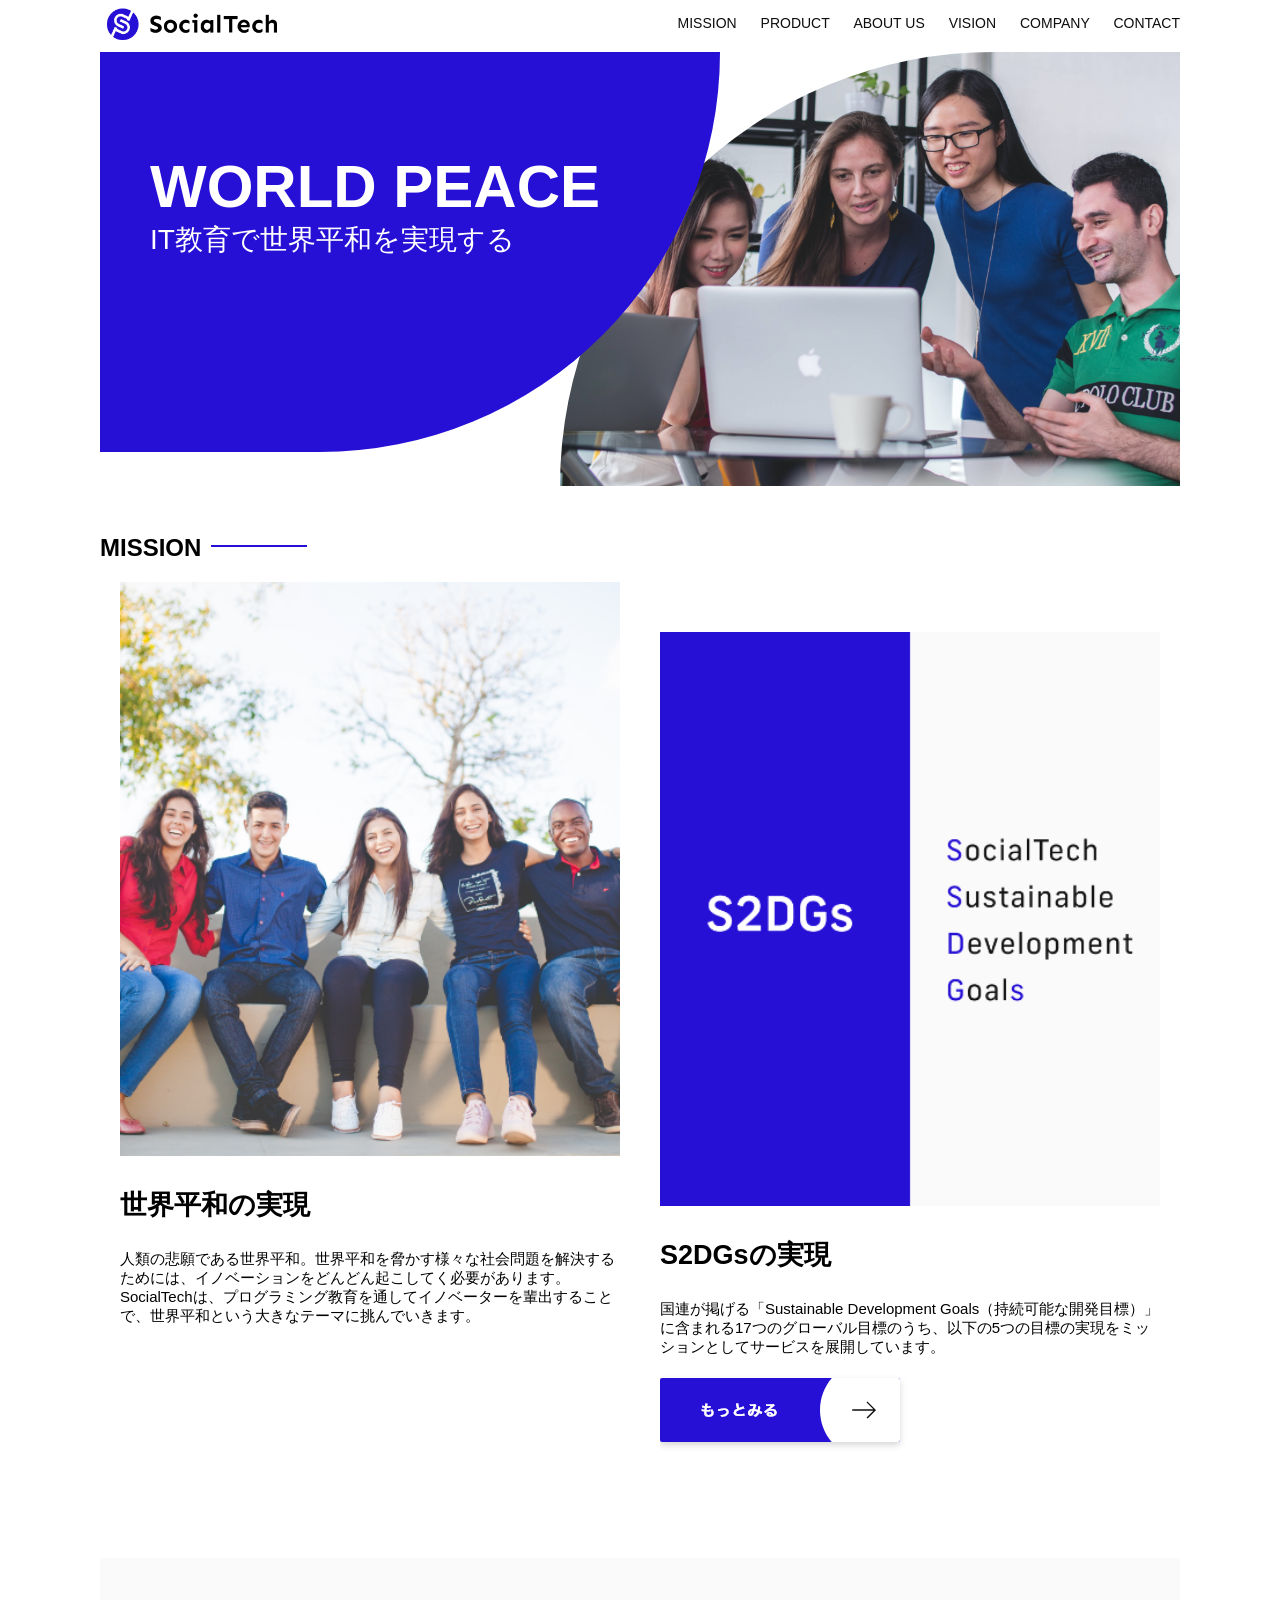
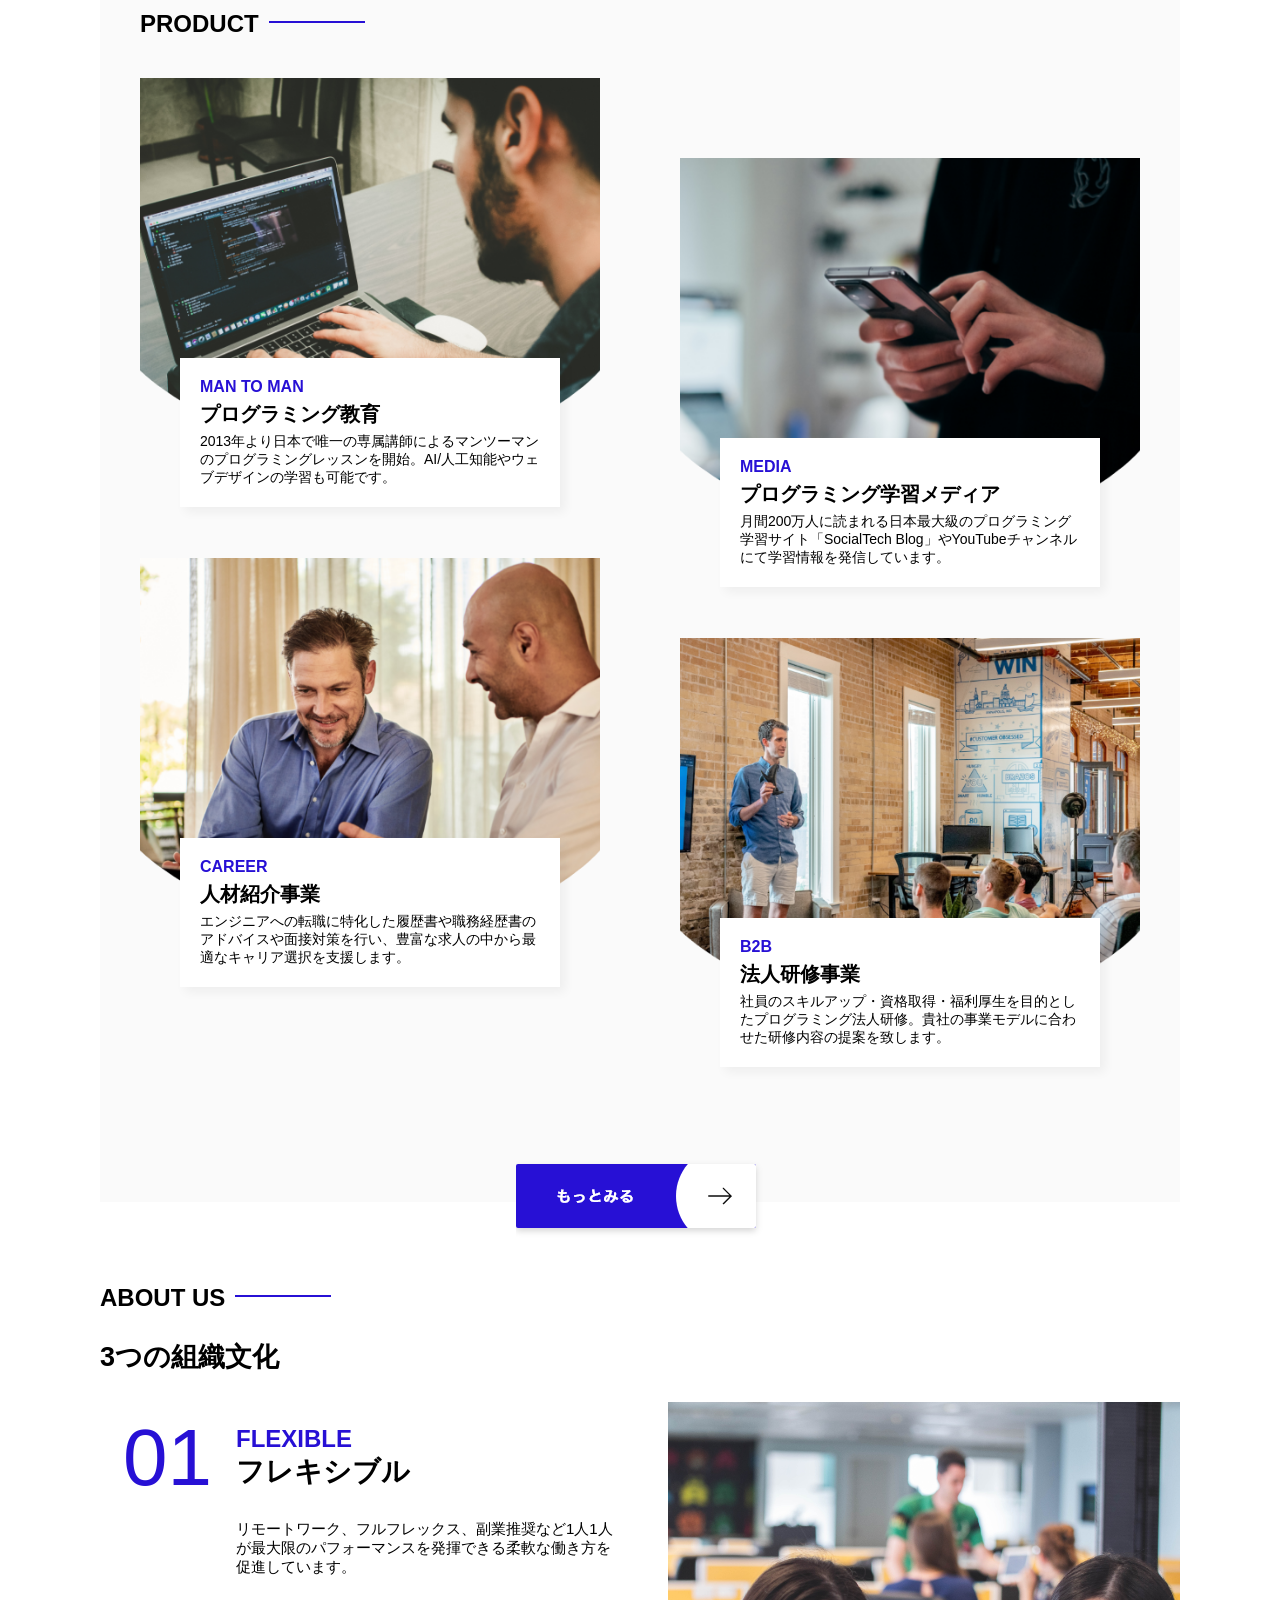
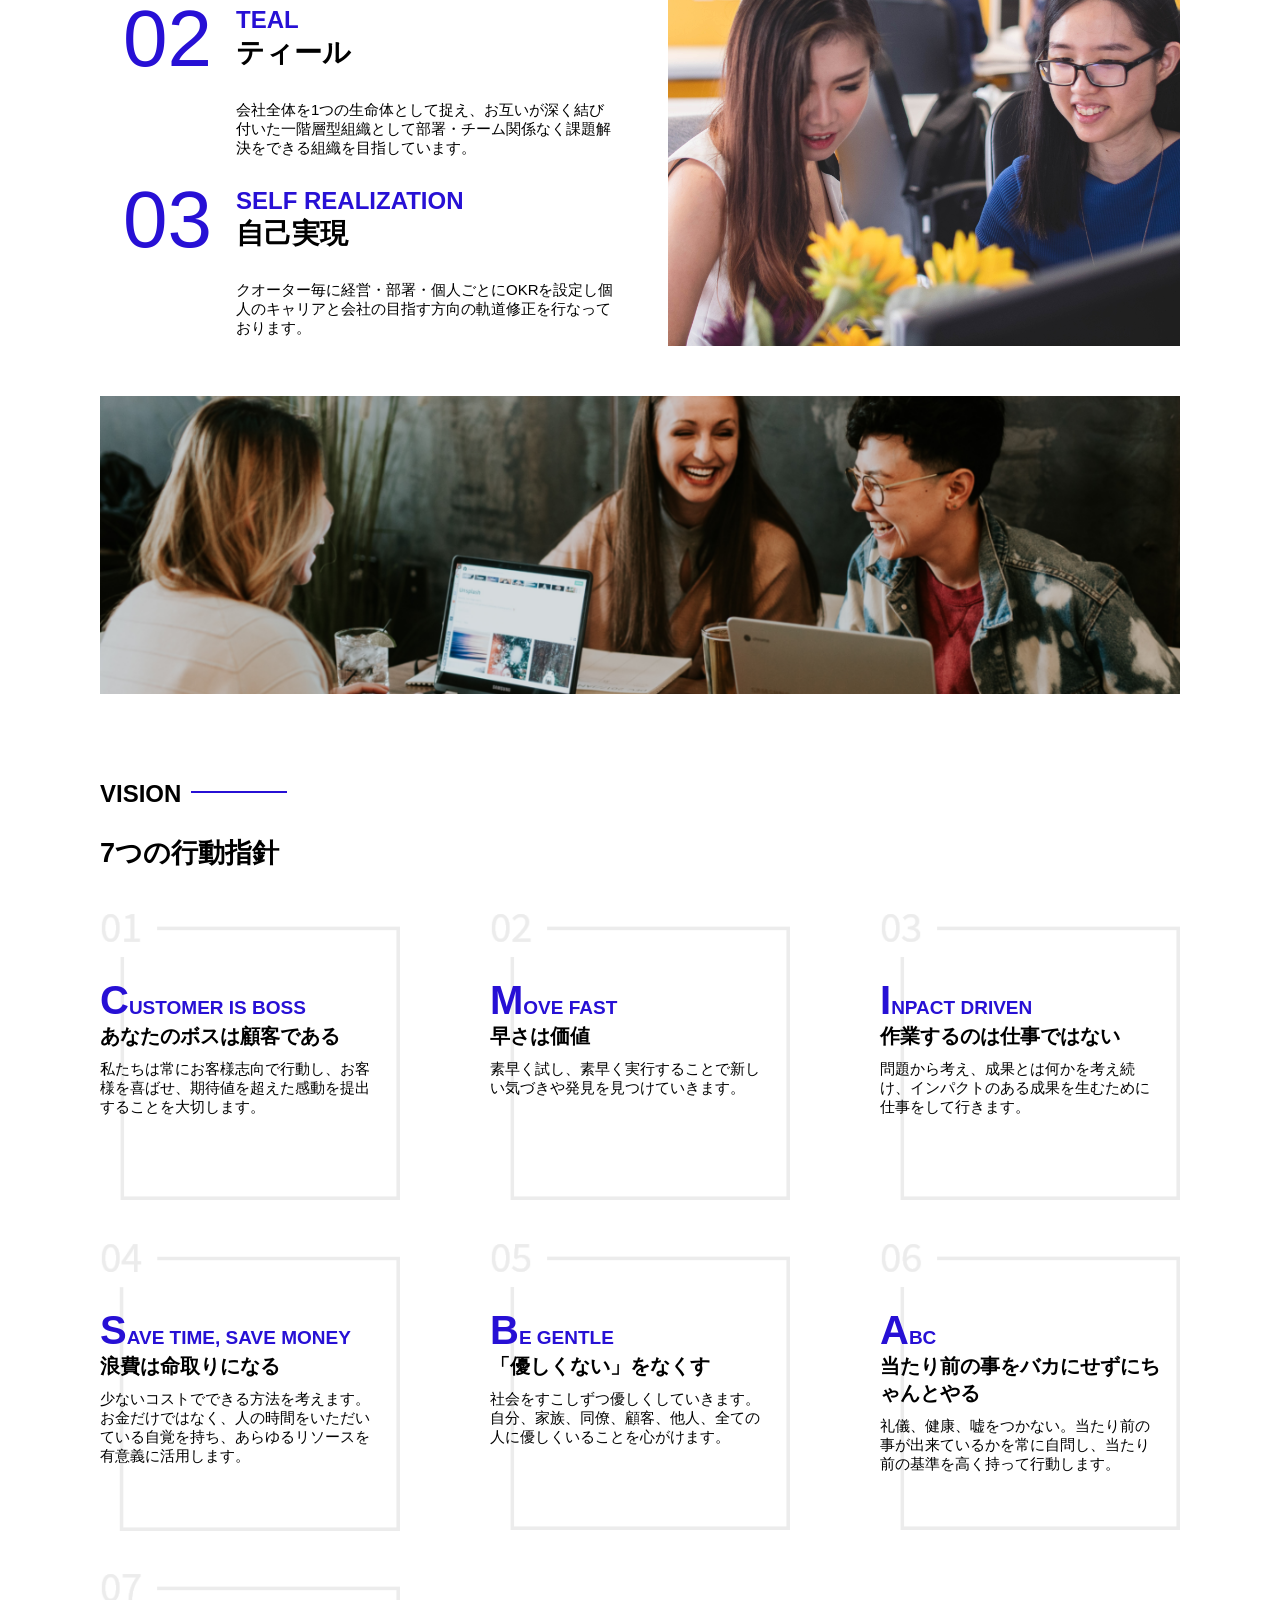
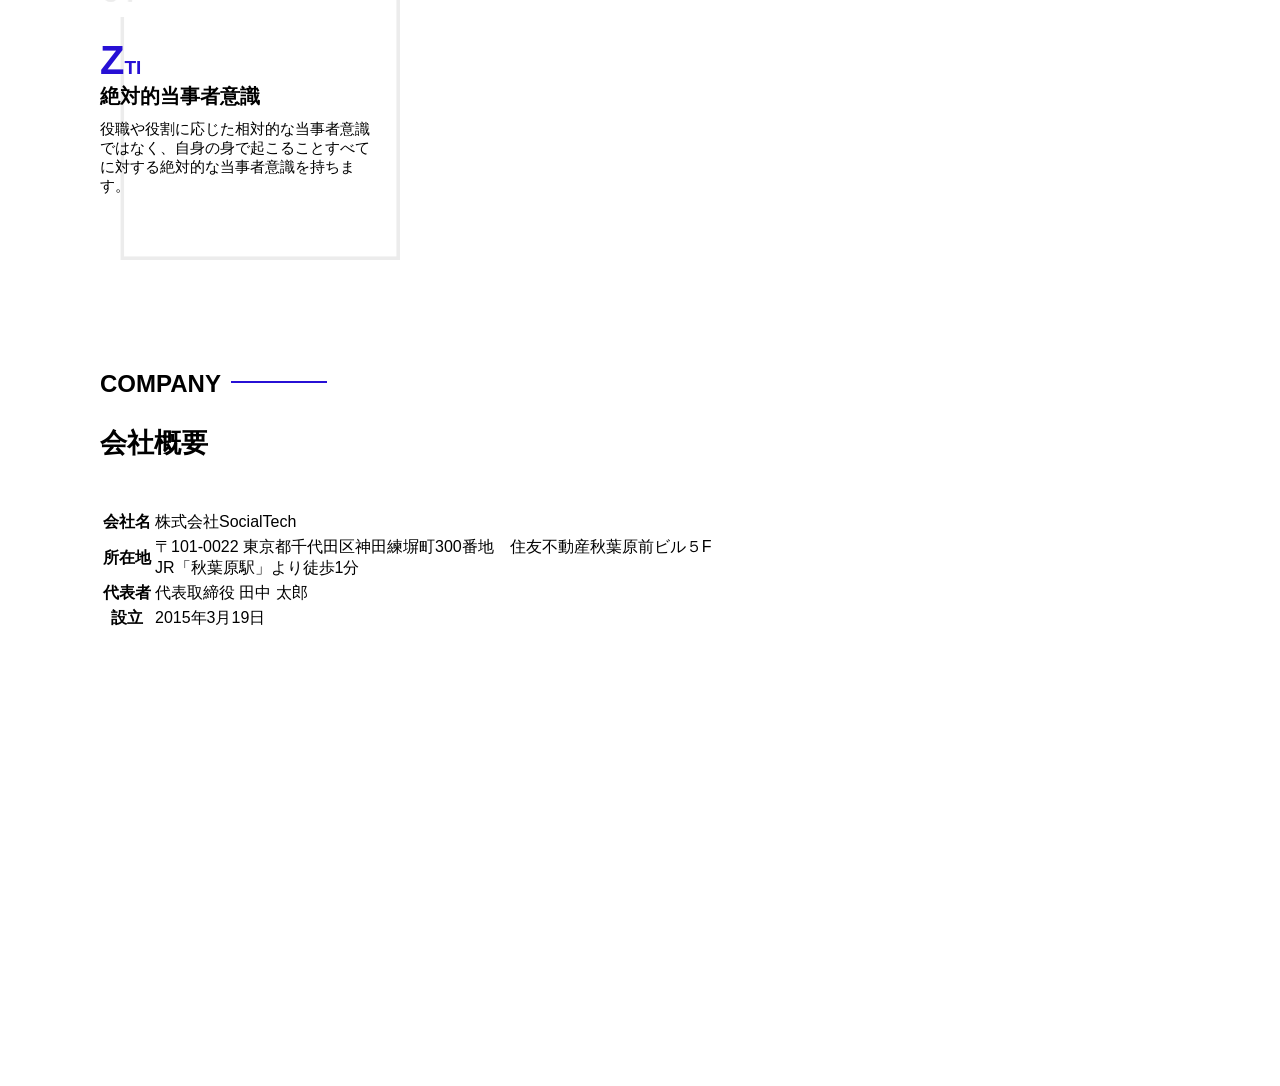
<file: socialtech/index.html>
<!DOCTYPE html>
<html>
  <head>
    <title>SocialTech</title>
    <meta charset="utf-8">
     <meta name="description" content="SocialTechはEdTech業界のリーディングカンパニーを目指します。">
      <meta name="viewport" content="width=device=width, initial-scale=1.0">
      <link rel="stylesheet" href="style.css">
  </head>
  <body>
    <header>
      <a href="index.html" id="logo"><img src="images/logo.png" alt="トップページに戻る"></a>
    <nav id="nav-pc">
      <a href="mission.html">MISSION</a>
      <a href="product.html">PRODUCT</a>
      <a href="index.html#aboutus">ABOUT US</a>
      <a href="index.html#vision">VISION</a>
      <a href="index.html#company">COMPANY</a>
      <a href="index.html#contact">CONTACT</a>
    </nav>
    </header>
    <main>
      <article>
      <!-- メインビジュアル -->
      <section id="main-visual">
        <div id="main-message">
          <h1>WORLD PEACE</h1>
          <p>IT教育で世界平和を実現する</p>
        </div>
        <img src="images/index/index-main.png" alt="PCの周りに集まる多国籍の仲間たち">
      </section>
      <!-- ミッション -->
      <section id="mission">
        <h2 class="index-h2">MISSION</h2>
        <div id="mission-flex">
          <div>
            <img id="mission-photo" src="images/index/index-mission.png" alt="屋外のベンチで写真を撮影する多国籍の仲間たち">
            <h3>世界平和の実現</h3>
            <p>
              人類の悲願である世界平和。世界平和を脅かす様々な社会問題を解決するためには、イノベーションをどんどん起こしてく必要があります。SocialTechは、プログラミング教育を通してイノベーターを輩出することで、世界平和という大きなテーマに挑んでいきます。
            </p>
          </div>
          <div>
            <img id="s2dgs" src="images/index/s2dgs.png" alt="S2DGs">
            <h3>S2DGsの実現</h3>
            <p>
              国連が掲げる「Sustainable Development Goals（持続可能な開発目標）」に含まれる17つのグローバル目標のうち、以下の5つの目標の実現をミッションとしてサービスを展開しています。
            </p>
            <a href="mission.html">
              <img src="images/button-more.png" alt="もっとみる">  
            </a>
          </div>
        </div>
      </section>
      <!-- プロダクト -->
      <section id="product">
        <h2 class="index-h2">PRODUCT</h2>
        <div>
          <div id="product-left">
            <div>
              <img class="product-photo" src="images/index/index-mantoman.png" alt="PCでコードを書く男性">
            <div class="product-explain">
              <span>MAN TO MAN</span>
              <h3>プログラミング教育</h3>
              <p>2013年より日本で唯一の専属講師によるマンツーマンのプログラミングレッスンを開始。AI/人工知能やウェブデザインの学習も可能です。</p>
            </div>
            </div>
            <div>
              <img class="product-photo" src="images/index/index-career.png" alt="笑顔で話し合う２人の男性">
              <div class="product-explain">
                <span>CAREER</span>
                <h3>人材紹介事業</h3>
                <P>エンジニアへの転職に特化した履歴書や職務経歴書のアドバイスや面接対策を行い、豊富な求人の中から最適なキャリア選択を支援します。</P>
              </div>
            </div>
            </div>
          <div id="product-right">
            <div>
              <img class="product-photo" src="images/index/index-media.png" alt="スマートフォンを操作する人">
              <div class="product-explain">
                <span>MEDIA</span>
                <h3>プログラミング学習メディア</h3>
                <p>月間200万人に読まれる日本最大級のプログラミング学習サイト「SocialTech Blog」やYouTubeチャンネルにて学習情報を発信しています。</p>
              </div>
            </div>
            <div>
              <img class="product-photo" src="images/index/index-b2b.png" alt="講演中の男性とそれを聴く人々">
              <div class="product-explain">
                <span>B2B</span>
                <h3>法人研修事業</h3>
                <p>社員のスキルアップ・資格取得・福利厚生を目的としたプログラミング法人研修。貴社の事業モデルに合わせた研修内容の提案を致します。</p>
              </div>
            </div>
          </div>
        </div>
        <div>
          <a id="product-more" href="product.html">
            <img src="images/button-more.png" alt="もっとみる">
          </a>
        </div>
      </section>
      <!--ABOUT US-->
      <section id="aboutus">
        <h2 class="index-h2">ABOUT US</h2>
        <h3>3つの組織文化</h3>
        <div>
          <table class="culture-table">
            <tr>
              <td>
                <span class="culture-num">01</span>
              </td>
              <td>
                <span class="culture-en">FLEXIBLE</span>
                <span class="culture-jp">フレキシブル</span>
              </td>
            </tr>
            <tr>
              <td>
                <!--空のセル-->
              </td>
              <td>
                <p class="culture-description">
                  リモートワーク、フルフレックス、副業推奨など1人1人が最大限のパフォーマンスを発揮できる柔軟な働き方を促進しています。
                </p>
              </td>
            </tr>
            <tr>
              <td>
                <span class="culture-num">02</span>
              </td>
              <td>
                <span class="culture-en">TEAL</span>
                <span class="culture-jp">ティール</span>
              </td>
            </tr>
            <tr>
              <td>
                <!--空のセル-->
              </td>
              <td>
                <p class="culture-description">
                  会社全体を1つの生命体として捉え、お互いが深く結び付いた一階層型組織として部署・チーム関係なく課題解決をできる組織を目指しています。
                </p>
              </td>
            </tr>
            <tr>
              <td>
                <span class="culture-num">03</span>
              </td>
              <td>
                <span class="culture-en">SELF REALIZATION</span>
                <span class="culture-jp">自己実現</span>
              </td>
            </tr>
            <tr>
              <td>
                <!--空のセル-->
              </td>
              <td>
                <p class="culture-description">
                  クオーター毎に経営・部署・個人ごとにOKRを設定し個人のキャリアと会社の目指す方向の軌道修正を行なっております。
                </p>
              </td>
            </tr>
          </table>
          <img class="culture-img" src="images/index/index-aboutus1.png" alt="笑顔で話し合う2人の女性">
        </div>
        <img class="culture-img2" src="images/index/index-aboutus2.png" alt="笑顔で話し合う３人の男女">
      </section>
      <!--VISION-->
      <section id="vision">
        <h2 class="index-h2">VISION</h2>
        <h3>7つの行動指針</h3>
        <div>
          <div class="vision-box">
            <img src="images/index/vision-01.png" alt="01">
            <span>
              <h4>CUSTOMER IS BOSS</h4>
              <h5>あなたのボスは顧客である</h5>
              <p>私たちは常にお客様志向で行動し、お客様を喜ばせ、期待値を超えた感動を提出することを大切します。</p>
            </span>
          </div>
          <div class="vision-box">
            <img src="images/index/vision-02.png" alt="02">
            <span>
              <h4>MOVE FAST</h4>
              <h5>早さは価値</h5>
              <p>素早く試し、素早く実行することで新しい気づきや発見を見つけていきます。</p>
            </span>
          </div>
          <div class="vision-box">
            <img src="images/index/vision-03.png" alt="03">
            <span>
              <h4>INPACT DRIVEN</h4>
              <h5>作業するのは仕事ではない</h5>
              <p>問題から考え、成果とは何かを考え続け、インパクトのある成果を生むために仕事をして行きます。</p>
            </span>
          </div>
          <div class="vision-box">
            <img src="images/index/vision-04.png" alt="04">
            <span>
              <h4>SAVE TIME, SAVE MONEY</h4>
              <h5>浪費は命取りになる</h5>
              <p>少ないコストでできる方法を考えます。お金だけではなく、人の時間をいただいている自覚を持ち、あらゆるリソースを有意義に活用します。</p>
            </span>
          </div>
          <div class="vision-box">
            <img src="images/index/vision-05.png" alt="05">
            <span>
              <h4>BE GENTLE</h4>
              <h5>「優しくない」をなくす</h5>
              <p>社会をすこしずつ優しくしていきます。自分、家族、同僚、顧客、他人、全ての人に優しくいることを心がけます。</p>
            </span>
          </div>
          <div class="vision-box">
            <img src="images/index/vision-06.png" alt="06">
            <span>
              <h4>ABC</h4>
              <h5>当たり前の事をバカにせずにちゃんとやる</h5>
              <p>礼儀、健康、嘘をつかない。当たり前の事が出来ているかを常に自問し、当たり前の基準を高く持って行動します。</p>
            </span>
          </div>
          <div class="vision-box">
            <img src="images/index/vision-07.png" alt="07">
            <span>
              <h4>ZTI</h4>
              <h5>絶対的当事者意識</h5>
              <p>役職や役割に応じた相対的な当事者意識ではなく、自身の身で起こることすべてに対する絶対的な当事者意識を持ちます。</p>
            </span>
          </div>
        </div>
      </section>
      <!--COMPANY-->
      <section id="company">
        <h2 class="index-h2">COMPANY</h2>
        <h3>会社概要</h3>
        　<table id="company-table">
          <tr>
            <th class="tableheader-first">会社名</th>
            <td class="cell-first">株式会社SocialTech</td>
          </tr>
          <tr>
            <th class="tableheader">所在地</th>
            <td class="cell">〒101-0022 東京都千代田区神田練塀町300番地　住友不動産秋葉原前ビル５F<br>JR「秋葉原駅」より徒歩1分</td>
          </tr>
          <tr>
            <th class="tableheader">代表者</th>
            <td class="cell">代表取締役 田中 太郎</td>
          </tr>
          <tr>
            <th class="tableheader">設立</th>
            <td class="cell">2015年3月19日</td>
          </tr>
        </table>
        <iframe src="https://www.google.com/maps/embed?pb=!1m18!1m12!1m3!1d12960.275416078068!2d139.7581731078125!3d35.699923199999986!2m3!1f0!2f0!3f0!3m2!1i1024!2i768!4f13.1!3m3!1m2!1s0x60188fee13660e23%3A0x77137876edf742ac!2z5L2P5Y-L5LiN5YuV55Sj56eL6JGJ5Y6f6aeF5YmN44OT44Or!5e0!3m2!1sja!2sjp!4v1721559309906!5m2!1sja!2sjp" width="600" height="450" style="border:0;" allowfullscreen="" loading="lazy"></iframe>
      </section>
      </article>
    </main>
  </body>
</html>
</file>
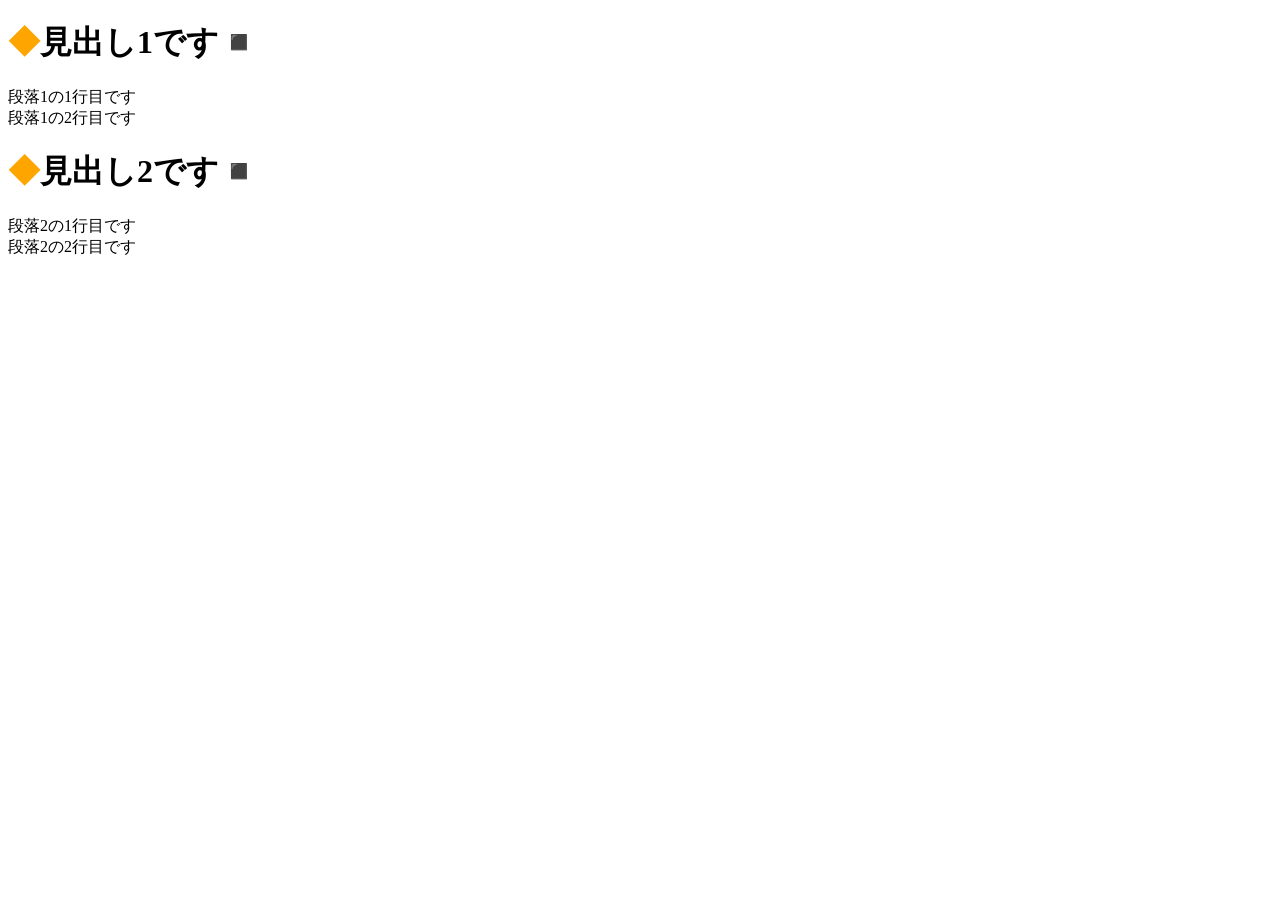
<file: ::after/pseudo-elements.html>
<!DOCTYPE html>
<html>
  <head>
    <title>タイトルです</title>
    <meta charset="utf-8">
    <link rel="stylesheet" href="pseudo-elements.css">
  </head>
  <body>
    <h1>見出し1です</h1>
     <p>段落1の1行目です<br>段落1の2行目です</p>
    <h1>見出し2です</h1>
     <p>段落2の1行目です<br>段落2の2行目です</p>
  </body>
</html>
</file>
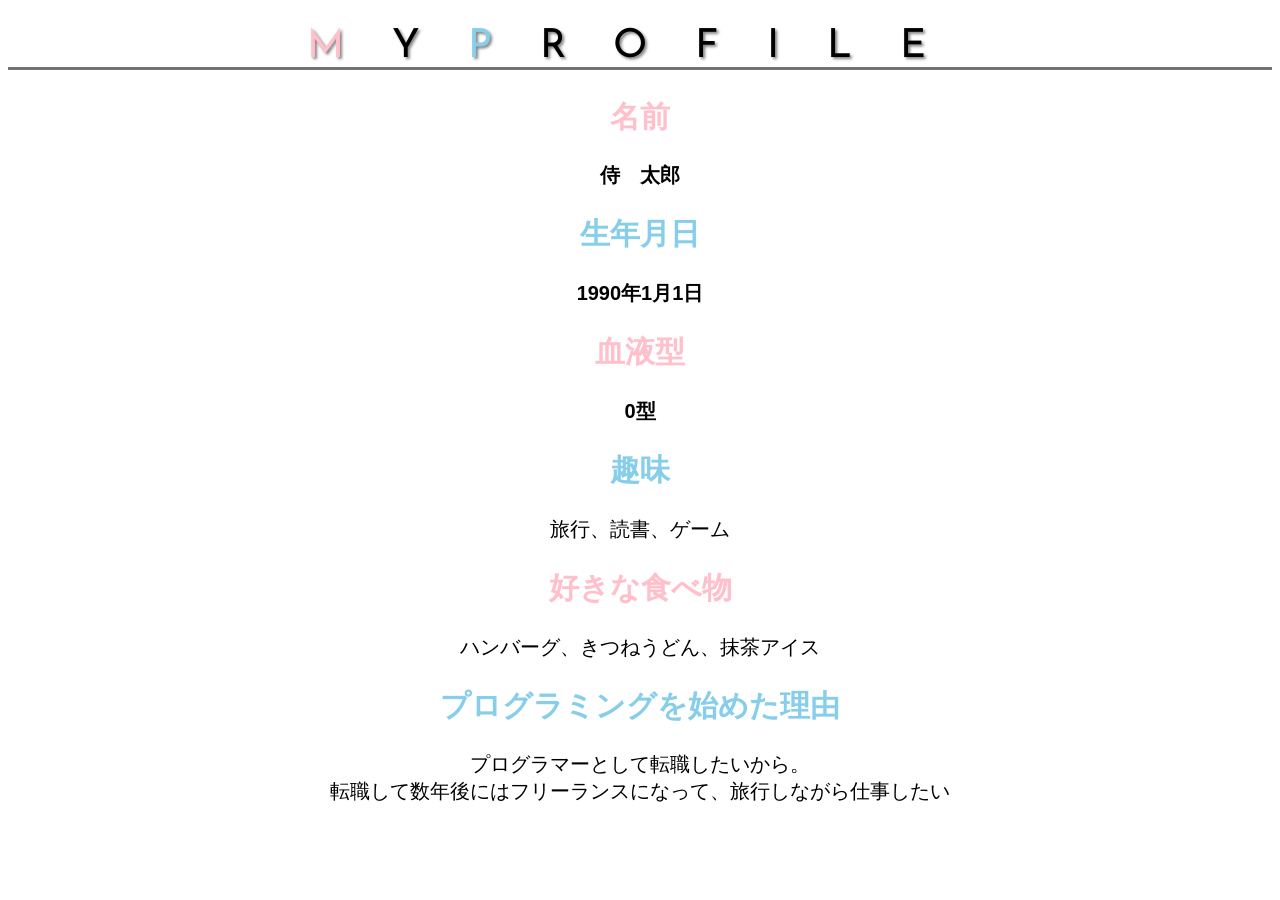
<file: kadai_014/kadai_014.html>
<!DOCTYPE html>
<html>
  <head>
  <title>14章課題</title>
  <meta name="description" content="このページは14章の課題です。">
  <meta charset="utf-8">
  <link rel="stylesheet" href="style.css">
  <link rel="preconnect" href="https://fonts.googleapis.com">
<link rel="preconnect" href="https://fonts.gstatic.com" crossorigin>
<link href="https://fonts.googleapis.com/css2?family=Josefin+Sans:ital@0;1&display=swap" rel="stylesheet">
  </head>
  <body style="text-align: center;">
    <header>
      <h1><span class="color1">M</span>Y<span class="color2">P</span>ROFILE</h1>
    </header>
    <main>
     <div id="parent">
      <h2 class="color1">名前</h2>
      <p>侍　太郎</p>
      <h2 class="color2">生年月日</h2>
      <p>1990年1月1日</p>
      <h2 class="color1">血液型</h2>
      <p>0型</p>
      <div class="child">
      </div>
     </div> 
      <h2 class="color2">趣味</h2>
      <p>旅行、読書、ゲーム</p>
      <h2 class="color1">好きな食べ物</h2>
      <p>ハンバーグ、きつねうどん、抹茶アイス</p>
      <h2 class="color2">プログラミングを始めた理由</h2>
      <p>プログラマーとして転職したいから。<br>転職して数年後にはフリーランスになって、旅行しながら仕事したい</p>
    </main>

  </body>
</html>
</file>
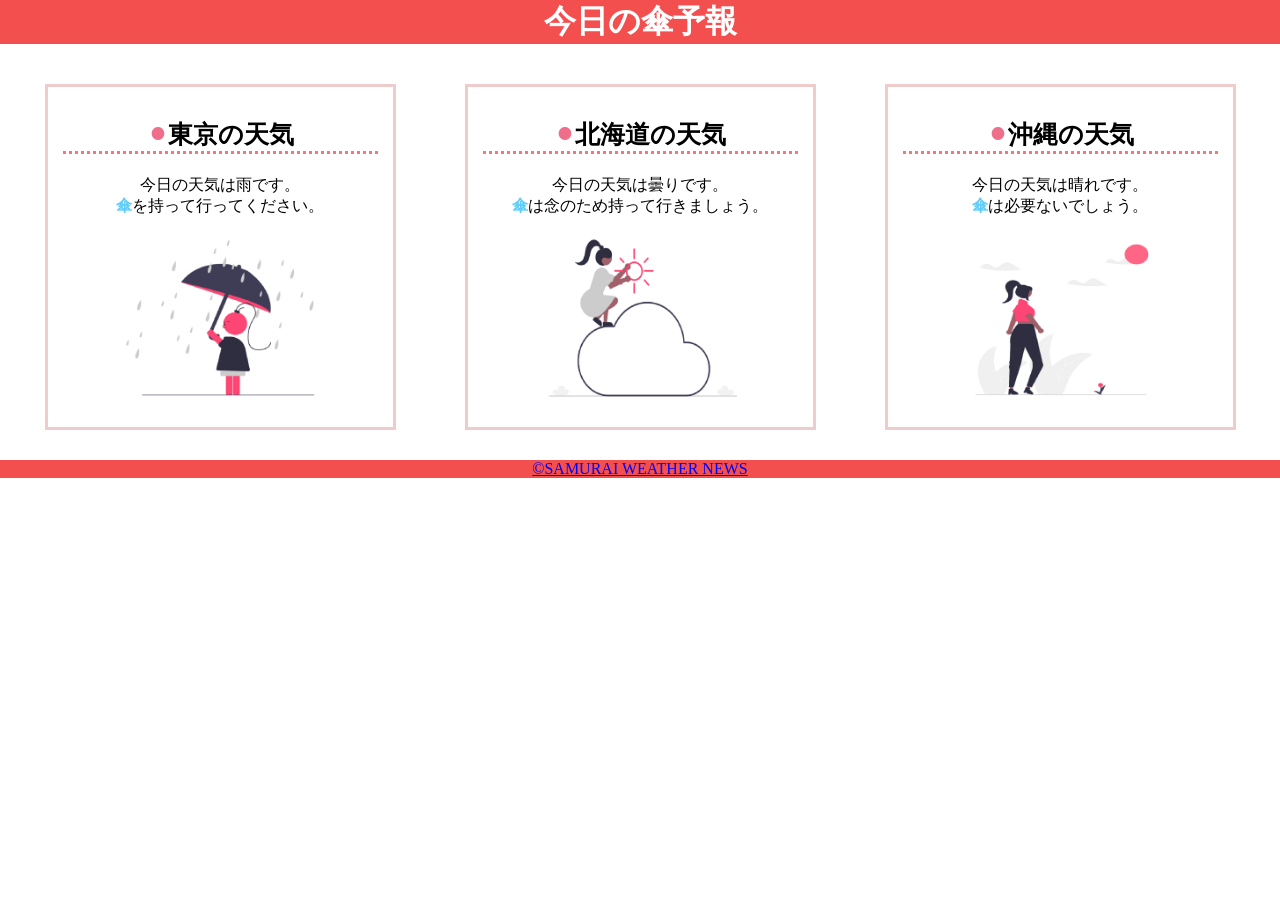
<file: kadai_022/kadai_022.html>
<!DOCTYPE html>
<html>
  <head>
    <title>22章課題</title>
    <meta name="description" content="このページは22章の課題です。">
    <meta charset="utf-8">
    <link rel="stylesheet" href="style.css">
    <meta name="viewport" content="width=device-width, initial-scale=1.0">
  </head>
  <body>
    <header>
      <h1>今日の傘予報</h1>
    </header>
    <main>
      <div id="parent">
        <div class="contents">
          <h2>東京の天気</h2>
          <p>今日の天気は雨です。</p>
          <p>傘を持って行ってください。</p>
          <img src="images/rainy.png">
        </div>
        <div class="contents">
          <h2>北海道の天気</h2>
          <p>今日の天気は曇りです。</p>
          <p>傘は念のため持って行きましょう。</p>
          <img src="images/cloudy.png">
        </div>
        <div class="contents">
          <h2>沖縄の天気</h2>
          <p>今日の天気は晴れです。</p>
          <p>傘は必要ないでしょう。</p>
          <img src="images/sunny.png">
        </div>
      </div>
    </main>
    <footer>
      <a href="https://www.sejuku.net/corp/"><p>&copy;SAMURAI WEATHER NEWS</p></a>
    </footer>
  </body>
</html>
</file>
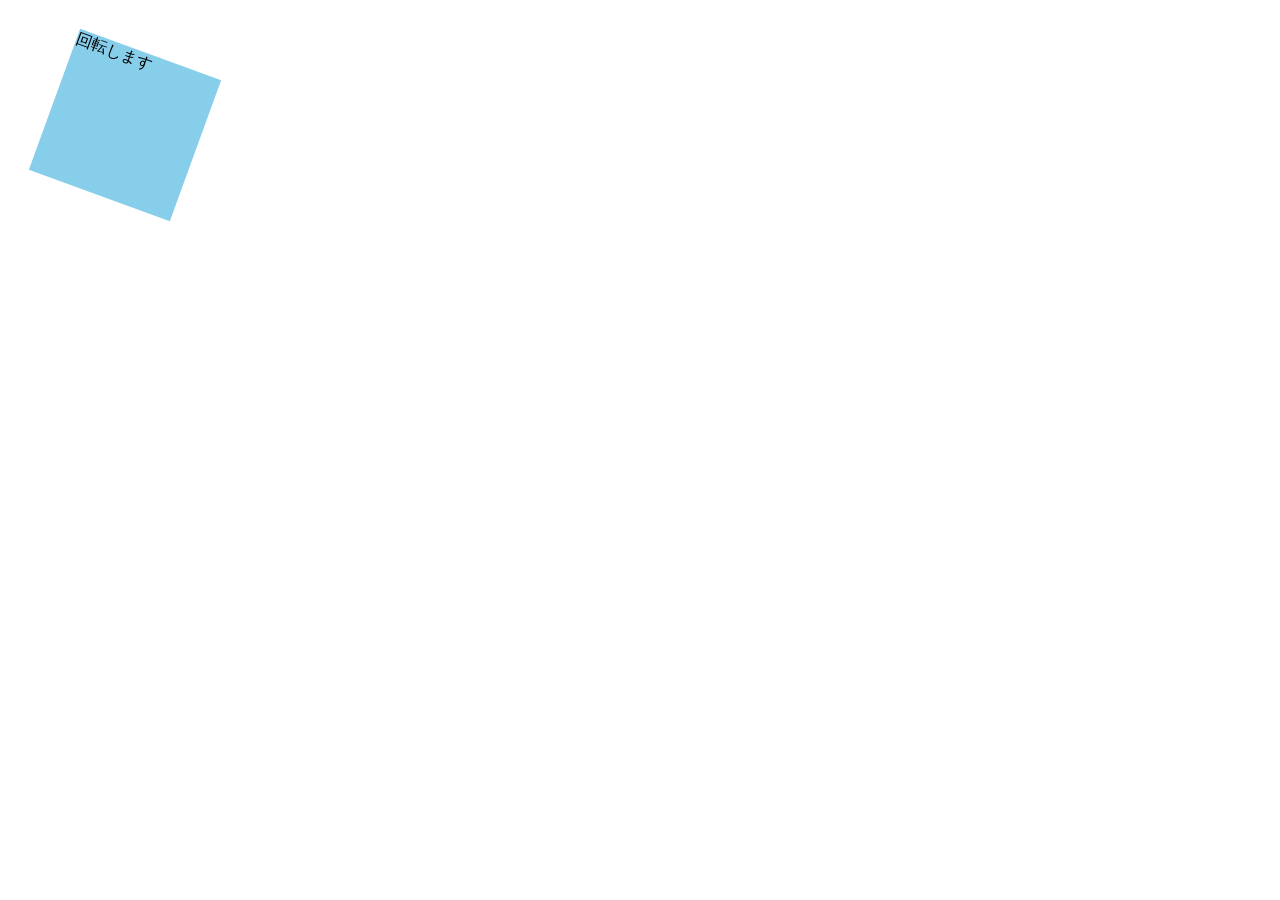
<file: kadai_mdn_css/mdn.html>
<!DOCTYPE html>
<html>

  <head>
    <style>
      div {
        position: absolute;
        left: 50px;
        top: 50px;
        width:150px;
      height:150px;
      background-color: skyblue;
      transform: rotate(20deg);
      }
    </style>
  </head>

  <body>
    <div>
      回転します
    </div>

  </body>

</html>
</file>
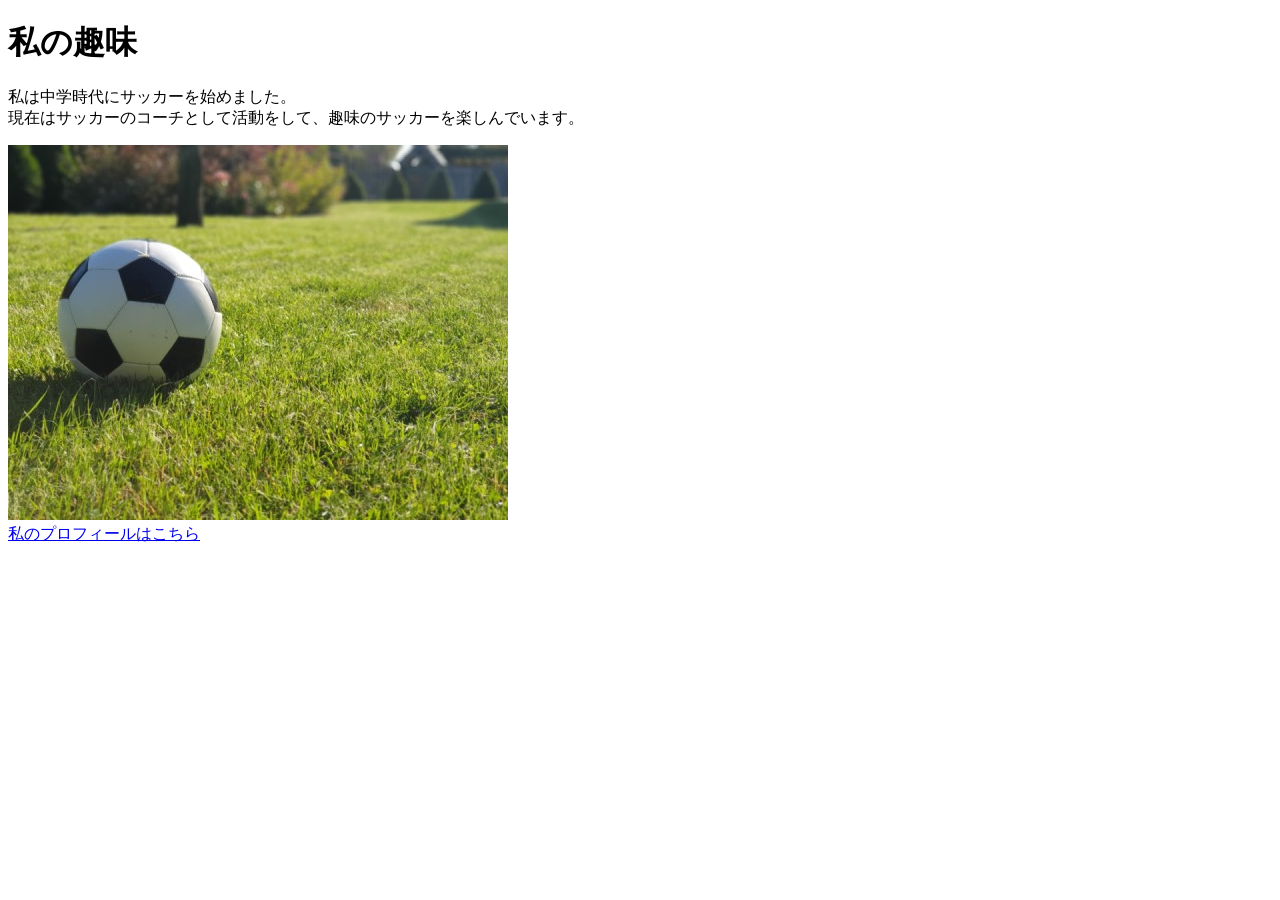
<file: kadai_005 copy/html/kadai_005.html>
<!DOCTYPE html>
<html>
  <head>
    <title>5章課題</title>
     <meta name="description" content="このページは5章の課題です。">
     <meta charset="utf-8">
  </head>
   <body>
    <h1>私の趣味</h1>
    <p>私は中学時代にサッカーを始めました。<br>現在はサッカーのコーチとして活動をして、趣味のサッカーを楽しんでいます。</p>
    <img src="../images/sample.jpg" alt="プロフィール写真">
    <br><a href="https://x.com/samuraijuku">私のプロフィールはこちら</a>
   </body>
</html>
</file>
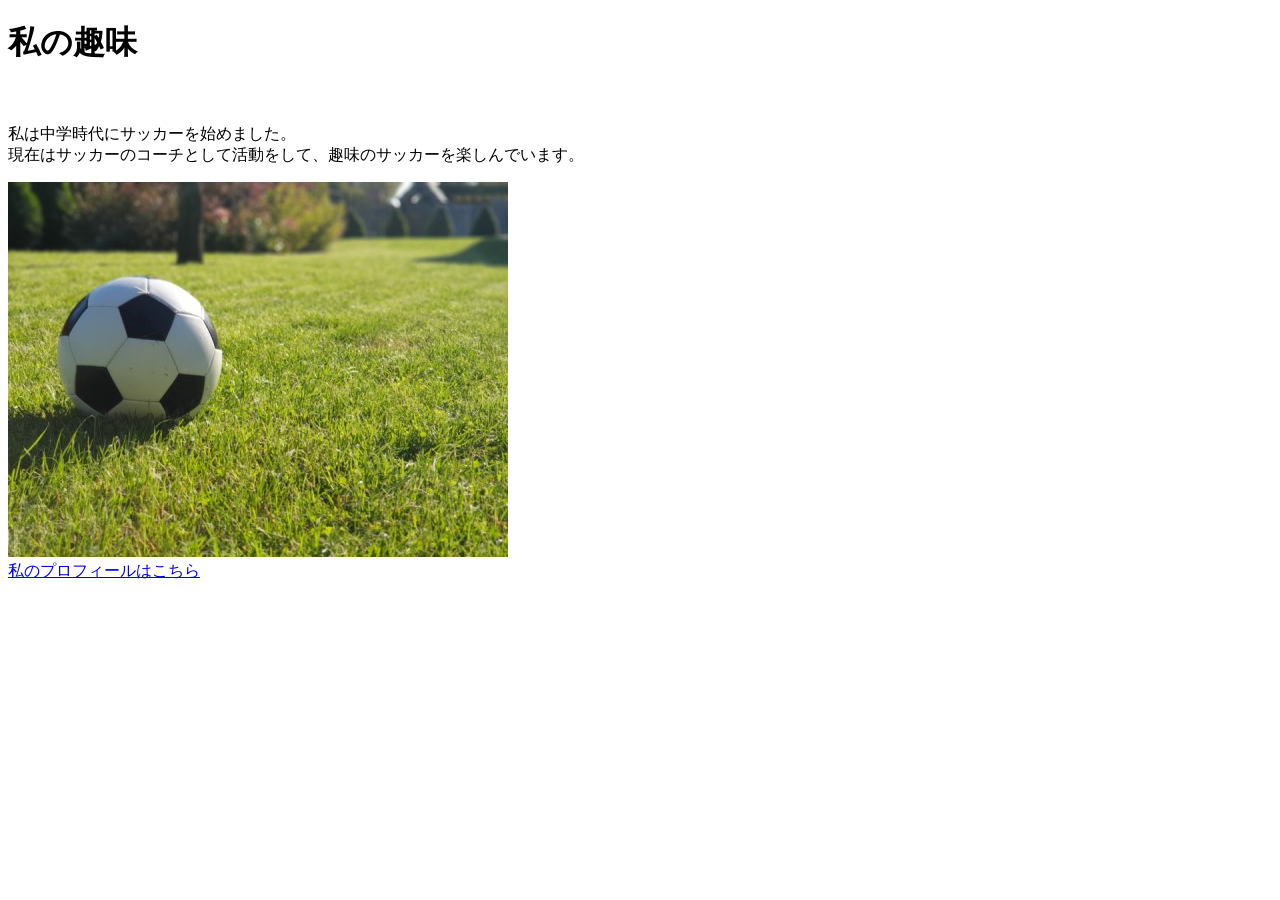
<file: kadai_005/html/kadai_005.html>
<!DOCTYPE html>
<html>
  <head>
    <title>5章課題</title>
     <meta name="description" content="このページは5章の課題です。">
     <meta charset="utf-8">
  </head>
   <body>
    <h1>私の趣味</h1>
    　<p>私は中学時代にサッカーを始めました。<br>現在はサッカーのコーチとして活動をして、趣味のサッカーを楽しんでいます。</p>
    <img src="../images/sample.jpg" alt="プロフィール写真">
    <br><a href="https://x.com/samuraijuku">私のプロフィールはこちら</a>
   </body>
</html>
</file>
<file: socialtech/style.css>
/*pc、スマホ共通スタイル*/
body {
  font-family: "Source Sans Pro", "Hiragino Kaku Gothic ProN", Meiryo, Arial, sans-serif;
}

p {
  font-size: 15px;
}

/*pc用のスタイル*/
/*横幅設定*/
body {
  max-width: 1080px;
  min-width: 960px;
  margin: 0 auto 0 auto;
}
/*ヘッダー*/
header {
  display: flex;
  justify-content: space-between;
}

/*ナビゲーションのレイアウト*/
#nav-pc {
  font-size: 14px;
  padding-top: 15px;
}

/*ナビゲーションのリンクの装飾設定*/
#nav-pc > a {
  text-decoration: none;
  margin-left: 20px;
}
#nav-pc > a:link {
  color:#0d0d0d;
}
#nav-pc > a:visited {
  color: #0d0d0d;
}
#nav-pc > a:hover {
  color: #0d0d0d;
  text-decoration: underline;
}
#nav-pc > a:active {
  color: #0d0d0d;
}

/*メインビジュアル*/
#main-visual {
  position: relative;
  height: 400px;
}
#main-message {
  position: absolute;
  top: 0;
  left: 0;
  background-color: #2710d5;
  color: #ffffff;
  border-radius: 0 0 476px 0;
  max-width: 620px;
  height: 100%;
  width: 100%;
  z-index: 11;
}
#main-message > h1 {
  font-size: 60px;
  font-weight: bold;
  margin: 100px 0 0 50px;
}
#main-message > p {
  font-size: 28px;
  margin: 0 0 0 50px;
}
#main-visual > img {
  max-width: 620px;
  border-radius: 476px 0 0 0;
  position: absolute;
  top: 0;
  right: 0;
  z-index: 10;
}
h2 {
  margin: 40px 0 0 0;
}
h2::after {
  content: url("images/line.png");
  margin-left: 10px;
}
h3 {
  font-size: 27px;
}
/*ミッション*/
#mission {
  margin: 80px auto 80px auto;
  width: 100%;
}
#mission-flex {
  width: 100%;
  display: flex;
}
#mission-flex > div {
  width: 50%;
  margin: 20px;
}
#mission-photo {
  width: 100%;
}
#s2dgs {
  margin-top: 50px;
  width: 100%;
}
/*プロダクト*/
#product {
  background-color: #fafafa;
  margin: 80px 0 80px 0;
  padding: 10px 40px 0px 40px;
}
/*外枠*/
#product > div {
  margin-top: 40px;
  display: flex;
}
/*左のカラム*/
#product-left {
  width: 50%;
  margin-right: 20px;
}
/*右のカラム*/
#product-right {
  width: 50%;
  margin-left: 20px;
  margin-top: 80px;
}
/*画像＋説明の枠*/
#product-left > div {
  position: relative;
  height: 480px;
  margin-right: 20px;
}
#product-right > div {
  position: relative;
  height: 480px;
  margin-left: 20px;
}
/*画像*/
.product-photo {
  width: 100%;
}
 
/*説明文の枠*/
.product-explain {
  background-color: #ffffff;
  position: absolute;
  left: 0;
  top: 280px;
  margin: 0 40px 0 40px;
  padding: 20px;
  box-shadow: 5px 5px 10px rgba(0,0,0,0.05);
}
/*説明文の英語*/
.product-explain > span {
  color: #2710d5;
  font-weight: bold;
  font-size: 16px;
  margin: 0;
}
/*説明文の見出し*/
.product-explain > h3 {
  font-size: 20px;
  margin: 5px 0 5px 0;
}
/*説明文*/
.product-explain > p {
  font-size: 14px;
  margin: 0;
}
/*「もっとみる」ボタン*/
#product-more {
  margin: 0 auto -42px auto;
}
/*ABOUT US*/
#aboutus {
  margin: 80px auto 80px auto;
}
/*3つの組織文化と画像を入れる枠*/
#aboutus > div {
  display: flex;
}
/*画像*/
.culture-img {
  width: 100%;
  align-self: flex-start;
}
.culture-img2 {
  margin-top: 50px;
  width: 100%;
}
/*3つの組織文化の表*/
.culture-table {
  margin-right: 50px;
}
/*番号*/
.culture-num {
  font-size: 80px;
  color: #2710d5;
  margin: 20px;
}
/*組織文化英語*/
.culture-en {
  color: #2710d5;
  font-weight: bold;
  font-size: 24px;
  display: block;
}
/*組織文化日本語*/
.culture-jp {
  font-size: 28px;
  font-weight: bold;
}
/*説明文*/
.culture-description {
  margin: 0;
}
/*ビジョン*/
#vision {
  margin: 80px auto 80px auto;
}
/*セクション内の外枠*/
#vision > div {
  width: 100%;
  display: flex;
  justify-content: space-between;
  flex-wrap: wrap;
}
/*7つの行動指針の枠*/
.vision-box {
  width: 300px;
  height: 300px;
  margin-bottom: 30px;
  position: relative;
}
.vision-box > img {
  width: 100%;
  height: auto;
  position: absolute;
  top: 0;
  left: 0;
  z-index: 30;
}
.vision-box > span {
  position: absolute;
  top: 0;
  left: 0;
  z-index: 31;
  margin-right: 20px;
}
.vision-box > span > h4 {
  color: #2710d5;
  font-size: 19px;
  margin: 80px 0 0 0;
}
.vision-box > span > h4::first-letter {
  font-size: 40px;
}
.vision-box > span > h5 {
  font-size: 20px;
  margin: 0 0 0 0;
}
.vision-box > span > p {
  margin: 10px 0 0 0;
}
</file>
<file: ::after/pseudo-elements.css>
h1::before {
 content: "◆";
 color: orange;
}
h1::after {
 content: "◾️";
 color: pink;
}
</file>
<file: kadai_014/style.css>
.color1 {
  color: rgb(255, 192, 203)
}
.color2 {
  color: skyblue;
}
html {
  font-size: 20px;
}
body {
  font-family: "Arial","Meiryo",sans-serif;
}
h1 {
  font-size: 2rem;
  letter-spacing: 1.2em;
  text-shadow: 2px 2px 3px gray;
  font-family: "Josefin Sans", sans-serif;
  font-optical-sizing: auto;
  font-weight: 400;
  font-style: normal;
  border-bottom: solid 3px rgb(115, 115, 114)
}
#parent p {
  font-weight: bold;
}
</file>
<file: kadai_022/style.css>
h1,p,body {
  margin: 0;
}
header {
  margin-bottom: 20px;
  background-color: rgb(244,79,79);
  text-align: center;
}
h1 {
  color: rgb(255,255,255);
}
main {
  margin: 10px;
}
#parent {
  display: flex;
   justify-content: space-around;
}
.contents {
  display: inline-block;
  border: solid 3px rgb(238,204,204);
  flex-basis: 25%;
  padding-top: 10px;
  padding-bottom: 10px;
  padding-left: 15px;
  padding-right: 15px;
  margin-top: 20px;
  margin-bottom: 20px;
  margin-left: 0px;
  margin-right: 0px;
  text-align: center;
  }
h2 {
  font-size: 25px;
  border-bottom: dotted 3px rgb(239,122,122) 
}
h2::before {
  content: "⚫︎";
  color: rgb(239,111,139);
 }
 p:nth-of-type(2)::first-letter {
    font-weight: bold;
    color: rgb(97,206,249)
 }
 img {
  margin-top: 10px;
  margin-bottom: 10px;
  margin-left: 0px;
  margin-right: 0px;
  width: 70%;
 }
 footer {
  background-color: rgb(244,79,79);
  text-align: center;
}
a:visited {
  color: rgb(193,234,251)
}
a:hover {
  color: rgb(245,178,168)
}
@media screen and (max-width: 768px) {
  h2 {
    font-size: 30px;
  }
  p {
    font-size: 25px;
  }
  #parent {
    display: inline-block;
  }
}
</file>
